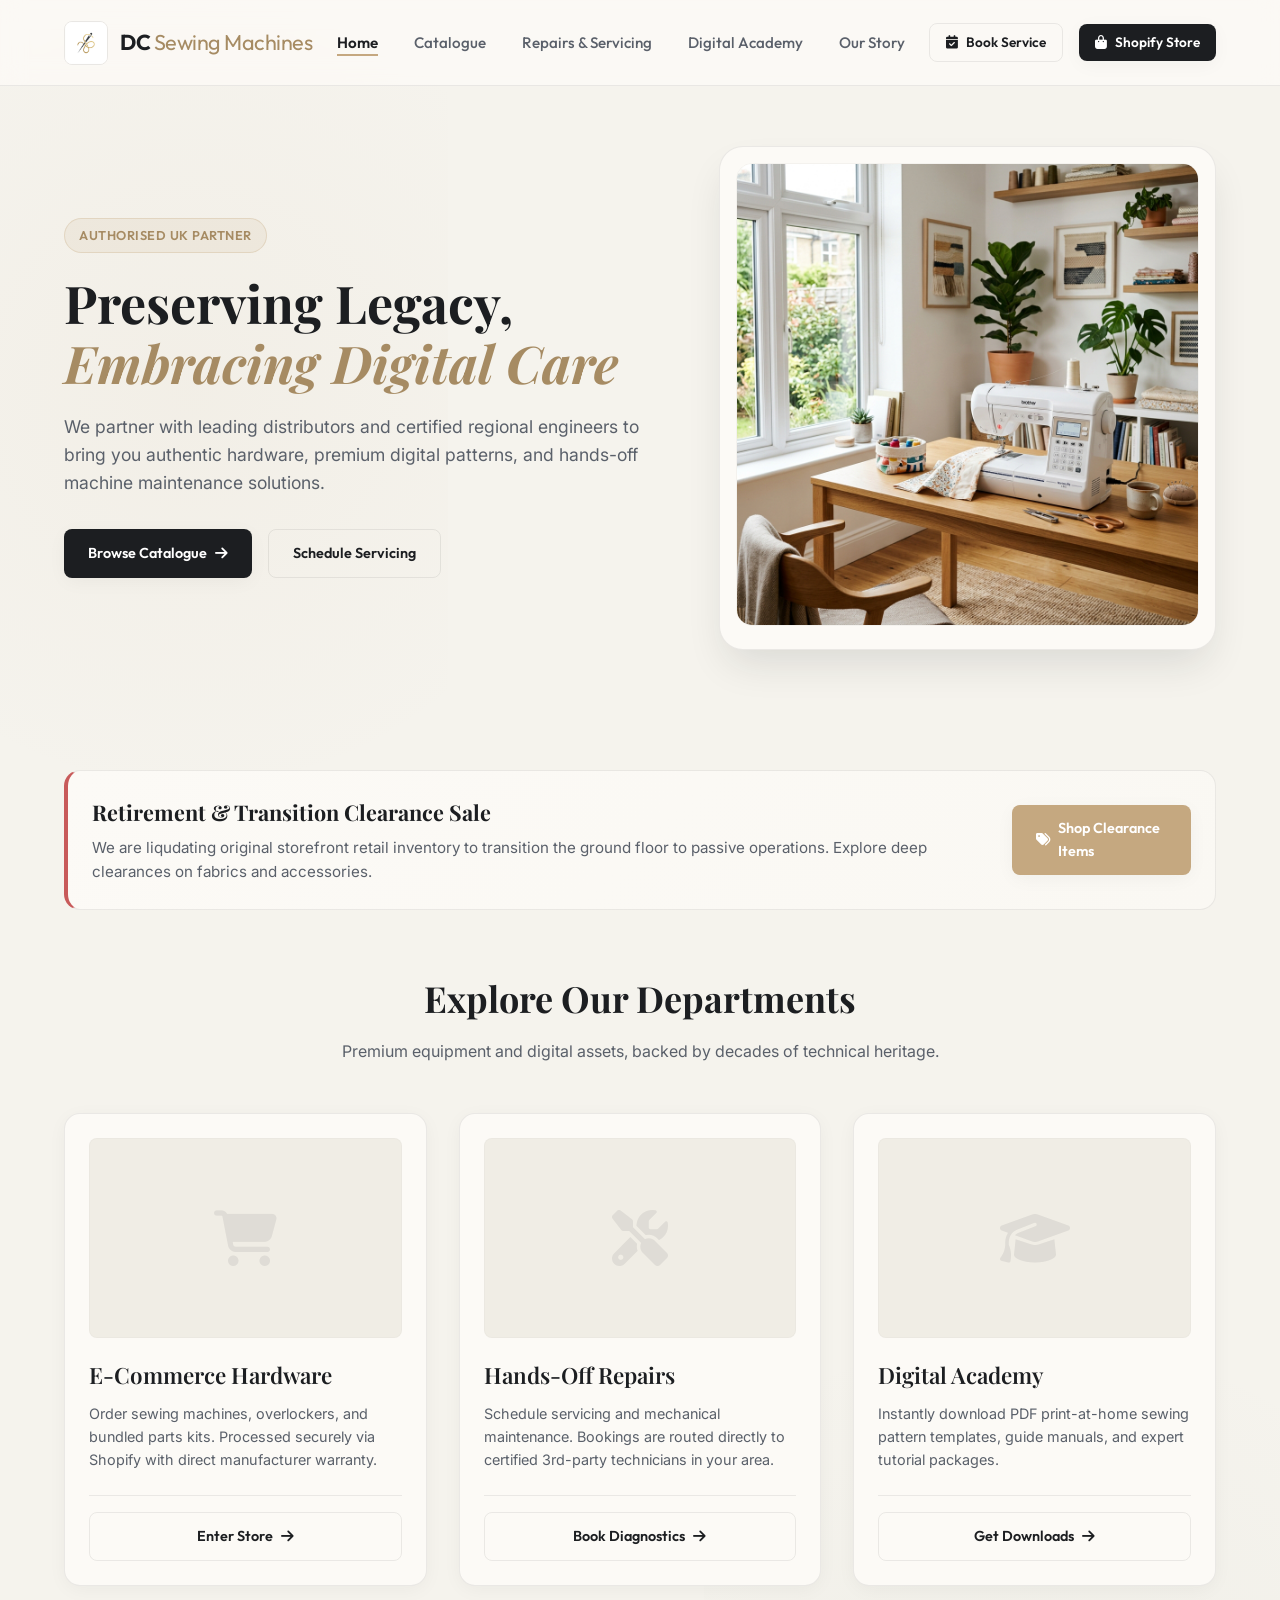
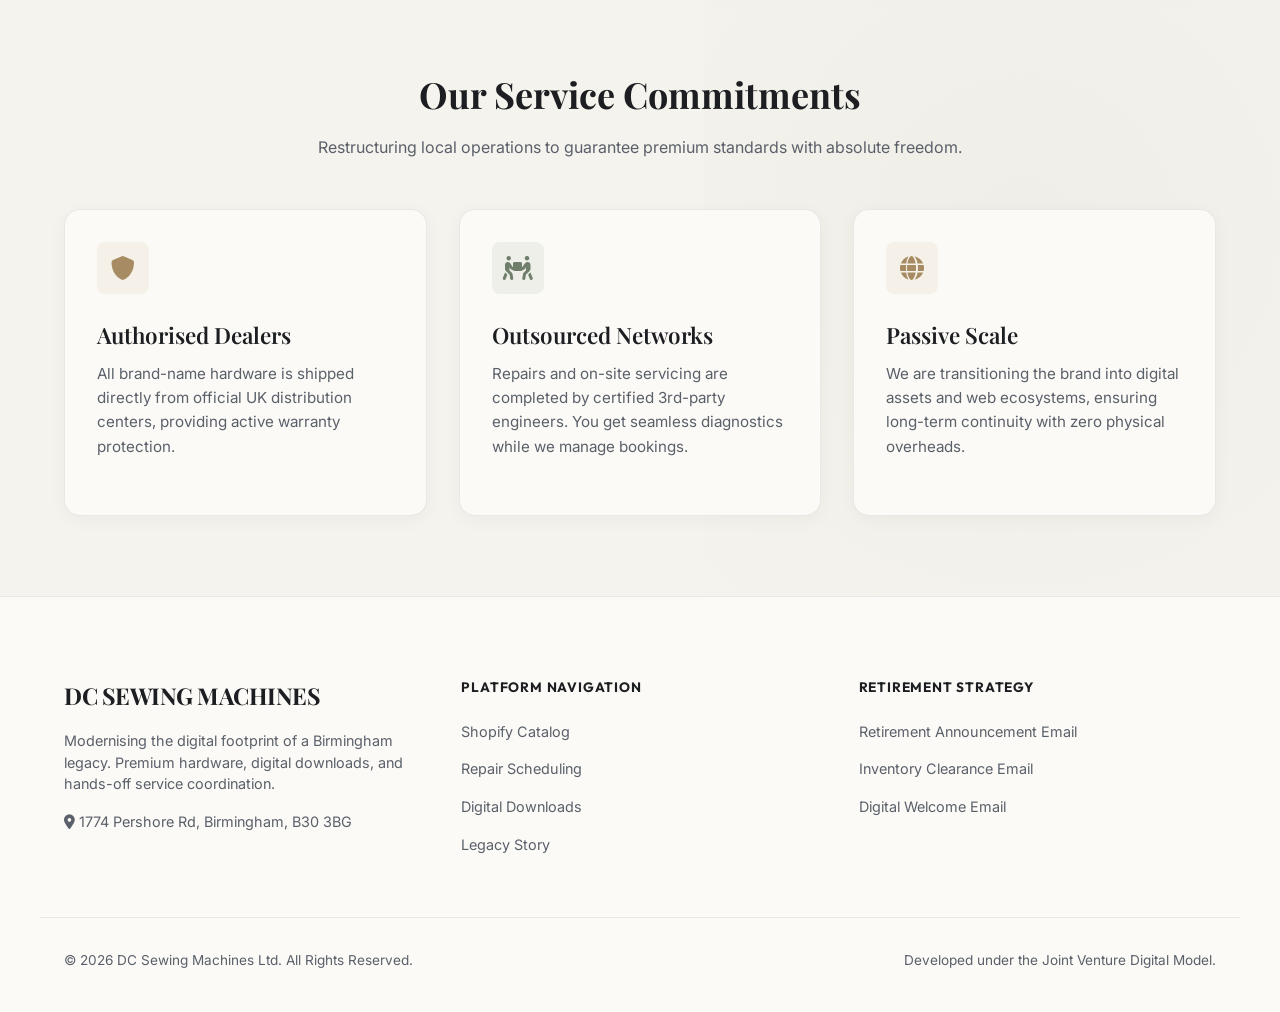
<file: index.html>
<!DOCTYPE html>
<html lang="en-GB">
<head>
    <meta charset="UTF-8">
    <meta name="viewport" content="width=device-width, initial-scale=1.0">
    <title>DC Sewing Machines | Premium Sewing Equipment & Servicing Birmingham</title>
    <meta name="description" content="Authorised supplier of Brother, PFAFF & Silver Viscount. 100% hands-off repair booking and high-end digital e-commerce channels.">
    <link rel="stylesheet" href="styles.css">
    <!-- FontAwesome Icons -->
    <link rel="stylesheet" href="https://cdnjs.cloudflare.com/ajax/libs/font-awesome/6.4.0/css/all.min.css">
</head>
<body>

    <!-- Header & Navigation -->
    <header>
        <div class="container nav-container">
            <a href="index.html" class="logo-link">
                <img src="logo.png" alt="DC Sewing Machines Logo" class="logo-icon">
                <span class="logo-text">DC <span>Sewing Machines</span></span>
            </a>
            <nav>
                <ul>
                    <li><a href="index.html" class="active">Home</a></li>
                    <li><a href="shop.html">Catalogue</a></li>
                    <li><a href="repairs.html">Repairs & Servicing</a></li>
                    <li><a href="academy.html">Digital Academy</a></li>
                    <li><a href="about.html">Our Story</a></li>
                </ul>
            </nav>
            <div class="header-actions">
                <a href="repairs.html" class="btn btn-secondary btn-sm"><i class="fa-solid fa-calendar-check"></i> Book Service</a>
                <a href="shop.html" class="btn btn-primary btn-sm"><i class="fa-solid fa-shopping-bag"></i> Shopify Store</a>
            </div>
        </div>
    </header>

    <!-- Main Content -->
    <main class="container">

        <!-- Split Hero Section -->
        <section class="hero-split">
            <div class="hero-content">
                <span class="hero-badge">Authorised UK Partner</span>
                <h1>Preserving Legacy,<br><span>Embracing Digital Care</span></h1>
                <p>We partner with leading distributors and certified regional engineers to bring you authentic hardware, premium digital patterns, and hands-off machine maintenance solutions.</p>
                <div class="hero-buttons">
                    <a href="shop.html" class="btn btn-primary">Browse Catalogue <i class="fa-solid fa-arrow-right"></i></a>
                    <a href="repairs.html" class="btn btn-secondary">Schedule Servicing</a>
                </div>
            </div>
            <div class="hero-image-container">
                <div class="hero-frame">
                    <img src="sewing_machine_hero.png" alt="Modern sewing machine in a warm, lit home studio" class="hero-img">
                </div>
            </div>
        </section>

        <!-- Clearance Sale Announcement -->
        <section class="announcement-banner">
            <div class="announcement-text">
                <h3>Retirement & Transition Clearance Sale</h3>
                <p>We are liqudating original storefront retail inventory to transition the ground floor to passive operations. Explore deep clearances on fabrics and accessories.</p>
            </div>
            <a href="shop.html" class="btn btn-accent"><i class="fa-solid fa-tags"></i> Shop Clearance Items</a>
        </section>

        <!-- Featured Collections Grid -->
        <section class="collections-section">
            <div class="section-header">
                <h2 class="section-title">Explore Our Departments</h2>
                <p class="section-subtitle">Premium equipment and digital assets, backed by decades of technical heritage.</p>
            </div>
            
            <div class="grid-products" style="margin-bottom: 80px;">
                <!-- Card 1: Shop -->
                <div class="card">
                    <div class="card-img-placeholder">
                        <i class="fa-solid fa-shopping-cart" style="font-size: 3.5rem;"></i>
                    </div>
                    <h3>E-Commerce Hardware</h3>
                    <p>Order sewing machines, overlockers, and bundled parts kits. Processed securely via Shopify with direct manufacturer warranty.</p>
                    <div class="card-footer">
                        <a href="shop.html" class="btn btn-secondary btn-block">Enter Store <i class="fa-solid fa-arrow-right"></i></a>
                    </div>
                </div>

                <!-- Card 2: Repairs -->
                <div class="card">
                    <div class="card-img-placeholder">
                        <i class="fa-solid fa-screwdriver-wrench" style="font-size: 3.5rem;"></i>
                    </div>
                    <h3>Hands-Off Repairs</h3>
                    <p>Schedule servicing and mechanical maintenance. Bookings are routed directly to certified 3rd-party technicians in your area.</p>
                    <div class="card-footer">
                        <a href="repairs.html" class="btn btn-secondary btn-block">Book Diagnostics <i class="fa-solid fa-arrow-right"></i></a>
                    </div>
                </div>

                <!-- Card 3: Academy -->
                <div class="card">
                    <div class="card-img-placeholder">
                        <i class="fa-solid fa-graduation-cap" style="font-size: 3.5rem;"></i>
                    </div>
                    <h3>Digital Academy</h3>
                    <p>Instantly download PDF print-at-home sewing pattern templates, guide manuals, and expert tutorial packages.</p>
                    <div class="card-footer">
                        <a href="academy.html" class="btn btn-secondary btn-block">Get Downloads <i class="fa-solid fa-arrow-right"></i></a>
                    </div>
                </div>
            </div>
        </section>

        <!-- Our Commitments -->
        <section id="commitments" style="margin-bottom: 80px;">
            <div class="section-header">
                <h2 class="section-title">Our Service Commitments</h2>
                <p class="section-subtitle">Restructuring local operations to guarantee premium standards with absolute freedom.</p>
            </div>
            
            <div class="grid-features">
                <!-- Feature 1 -->
                <div class="card feature-card">
                    <div class="feature-icon"><i class="fa-solid fa-shield"></i></div>
                    <h3>Authorised Dealers</h3>
                    <p>All brand-name hardware is shipped directly from official UK distribution centers, providing active warranty protection.</p>
                </div>

                <!-- Feature 2 -->
                <div class="card feature-card teal-accent">
                    <div class="feature-icon"><i class="fa-solid fa-people-carry-box"></i></div>
                    <h3>Outsourced Networks</h3>
                    <p>Repairs and on-site servicing are completed by certified 3rd-party engineers. You get seamless diagnostics while we manage bookings.</p>
                </div>

                <!-- Feature 3 -->
                <div class="card feature-card">
                    <div class="feature-icon"><i class="fa-solid fa-globe"></i></div>
                    <h3>Passive Scale</h3>
                    <p>We are transitioning the brand into digital assets and web ecosystems, ensuring long-term continuity with zero physical overheads.</p>
                </div>
            </div>
        </section>
    </main>

    <!-- Footer -->
    <footer>
        <div class="container footer-grid">
            <div class="footer-brand">
                <h3>DC SEWING MACHINES</h3>
                <p>Modernising the digital footprint of a Birmingham legacy. Premium hardware, digital downloads, and hands-off service coordination.</p>
                <p><i class="fa-solid fa-location-dot"></i> 1774 Pershore Rd, Birmingham, B30 3BG</p>
            </div>
            <div class="footer-col">
                <h4>Platform Navigation</h4>
                <ul>
                    <li><a href="shop.html">Shopify Catalog</a></li>
                    <li><a href="repairs.html">Repair Scheduling</a></li>
                    <li><a href="academy.html">Digital Downloads</a></li>
                    <li><a href="about.html">Legacy Story</a></li>
                </ul>
            </div>
            <div class="footer-col">
                <h4>Retirement Strategy</h4>
                <ul>
                    <li><a href="emails/email1_announcement.html" target="_blank">Retirement Announcement Email</a></li>
                    <li><a href="emails/email2_clearing_sale.html" target="_blank">Inventory Clearance Email</a></li>
                    <li><a href="emails/email3_digital_welcome.html" target="_blank">Digital Welcome Email</a></li>
                </ul>
            </div>
        </div>
        <div class="container footer-bottom">
            <p>&copy; 2026 DC Sewing Machines Ltd. All Rights Reserved.</p>
            <p>Developed under the Joint Venture Digital Model.</p>
        </div>
    </footer>

    <script src="app.js"></script>
</body>
</html>
</file>
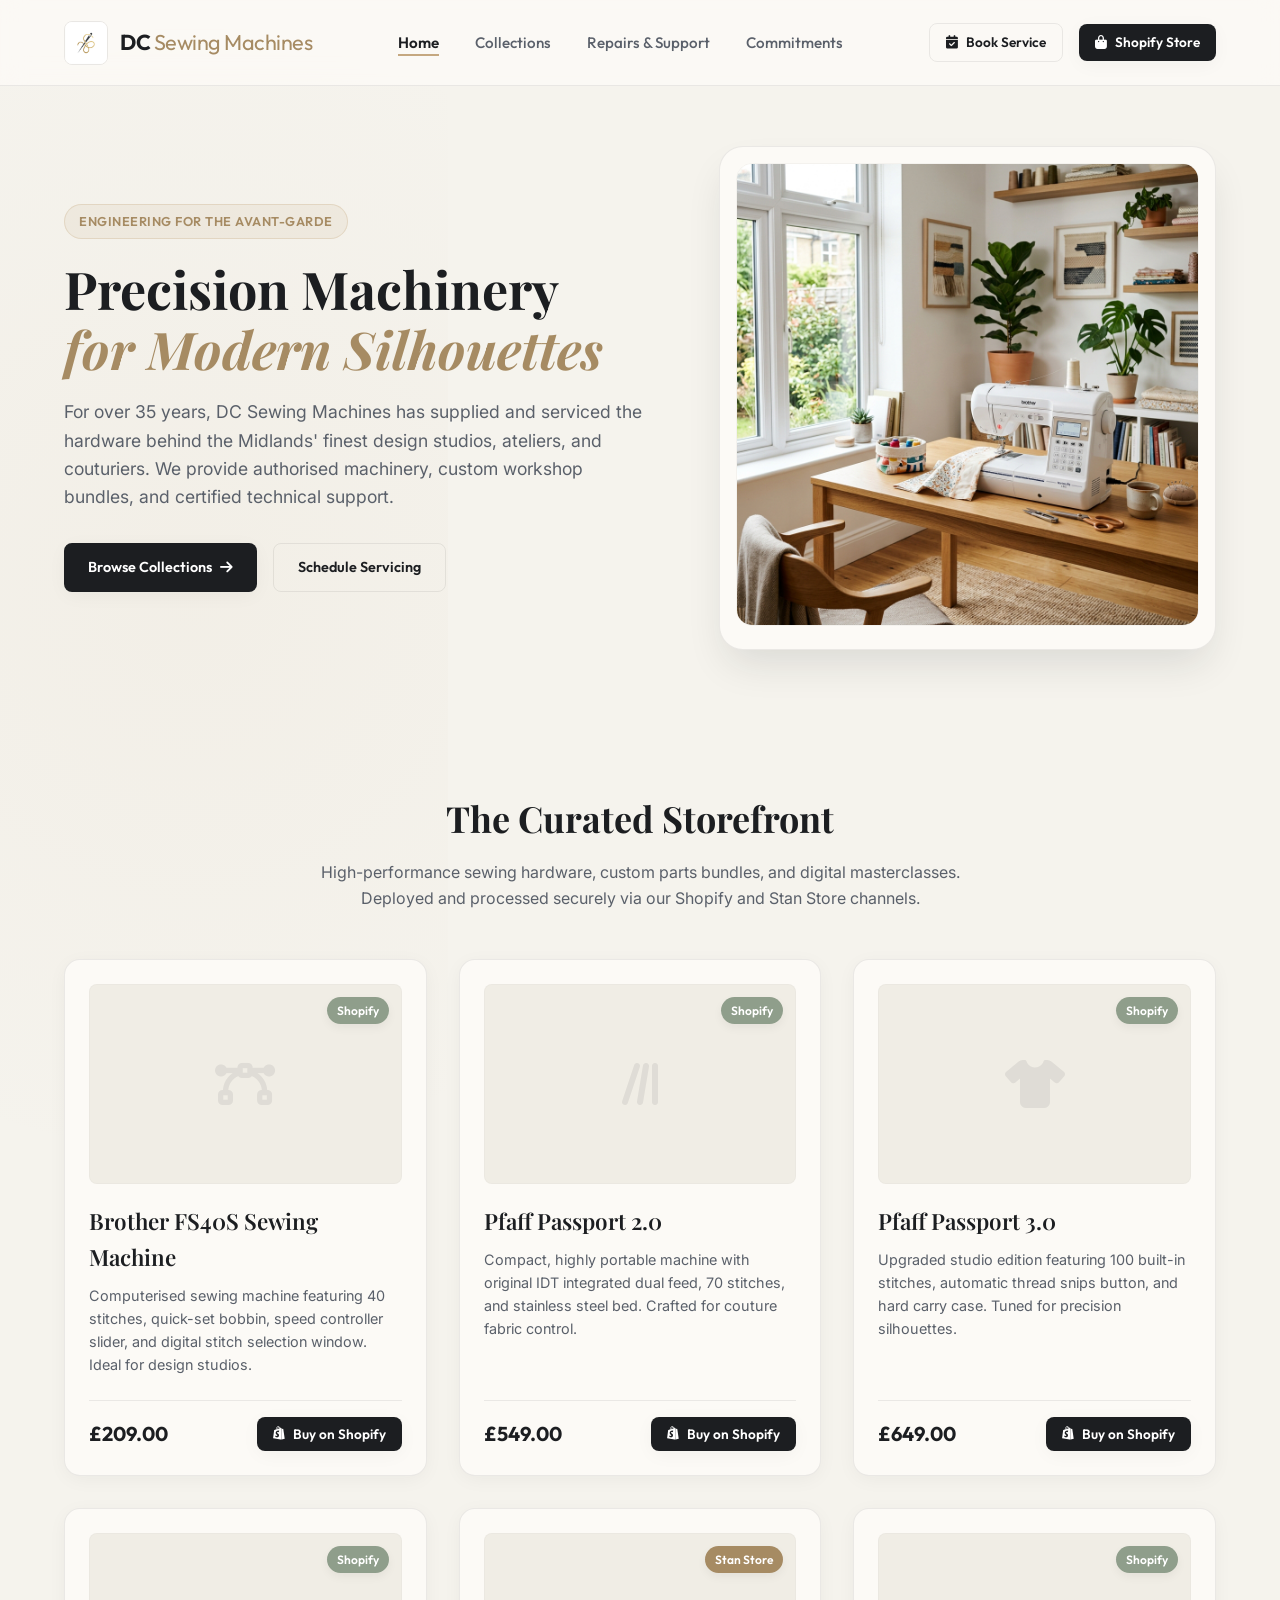
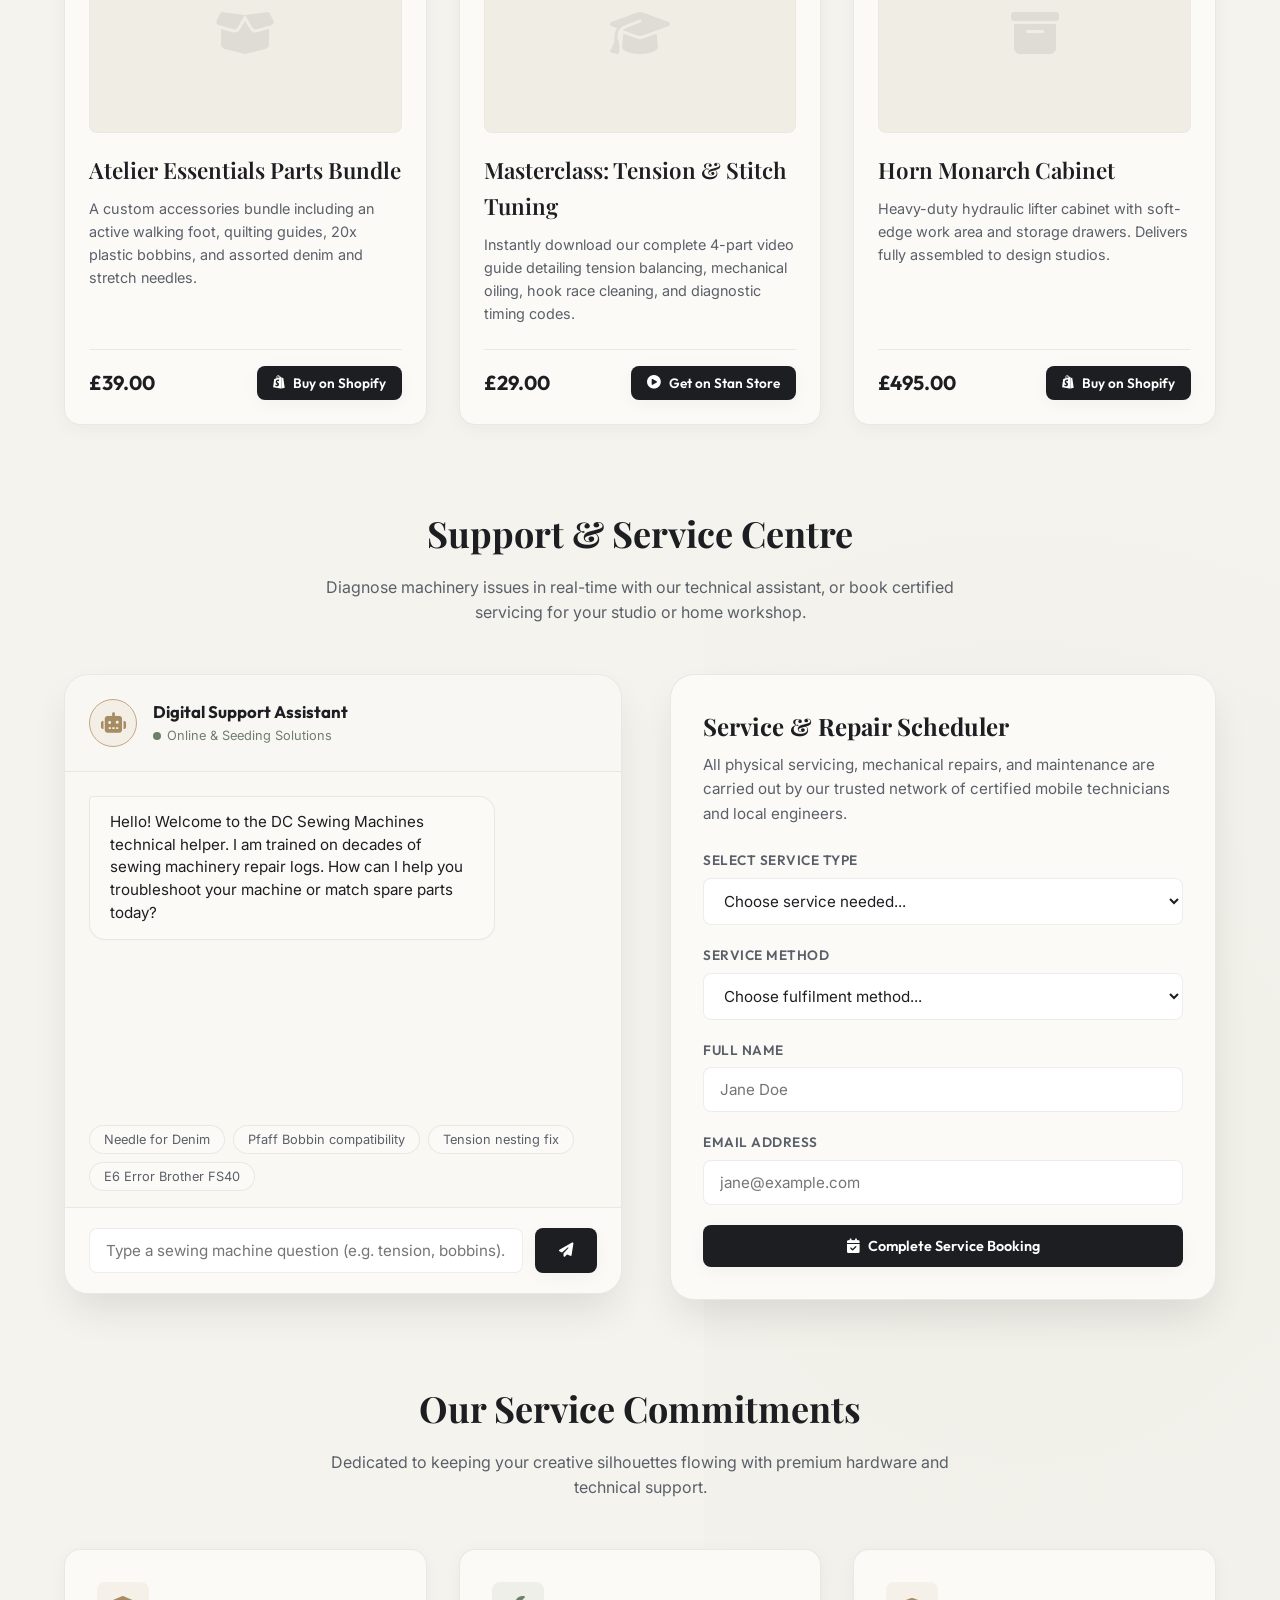
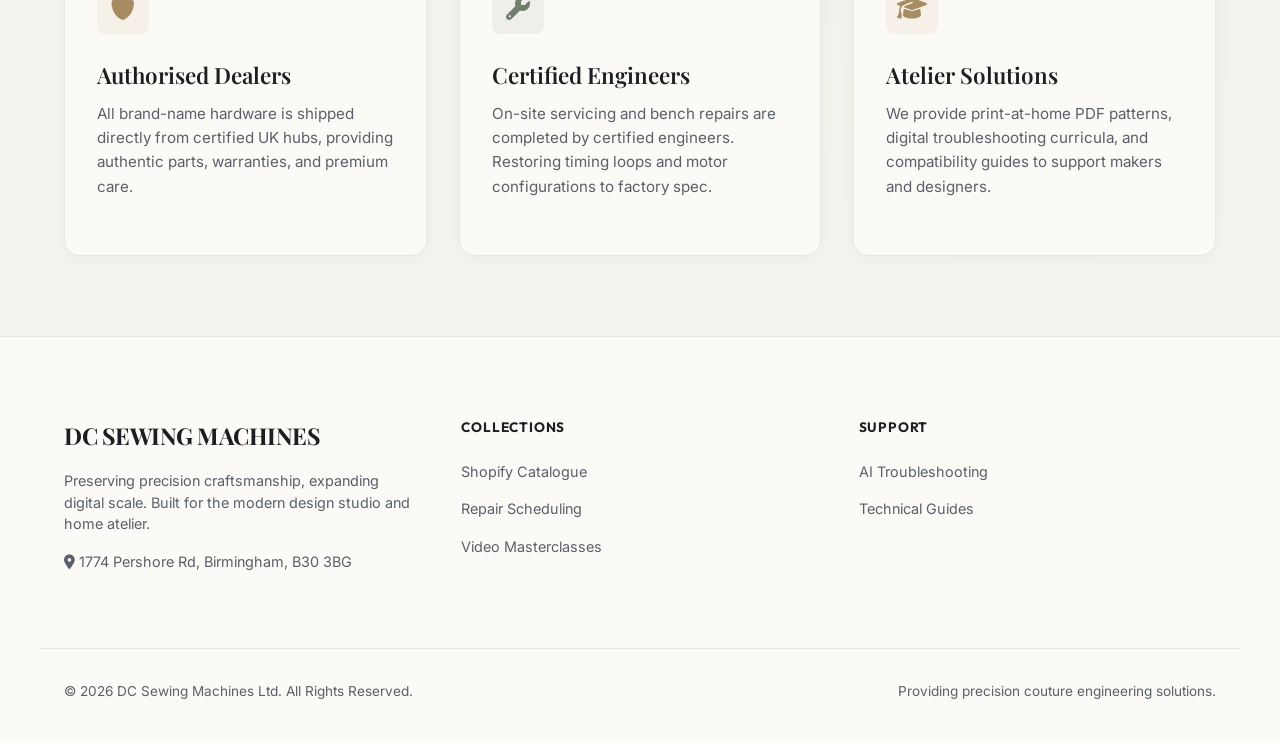
<file: site.html>
<!DOCTYPE html>
<html lang="en-GB">
<head>
    <meta charset="UTF-8">
    <meta name="viewport" content="width=device-width, initial-scale=1.0">
    <title>DC Sewing Machines | Premium Ateliers & Fashion Engineering Birmingham</title>
    <meta name="description" content="Authorised suppliers of Brother, PFAFF & Silver Viscount. High-performance sewing machinery, custom parts bundles, and certified repair servicing.">
    <link rel="stylesheet" href="styles.css">
    <!-- FontAwesome Icons -->
    <link rel="stylesheet" href="https://cdnjs.cloudflare.com/ajax/libs/font-awesome/6.4.0/css/all.min.css">
</head>
<body>

    <!-- Header & Navigation -->
    <header>
        <div class="container nav-container">
            <a href="#" class="logo-link">
                <img src="logo.png" alt="DC Sewing Machines Logo" class="logo-icon">
                <span class="logo-text">DC <span>Sewing Machines</span></span>
            </a>
            <nav>
                <ul>
                    <li><a href="#hero" class="active">Home</a></li>
                    <li><a href="#store">Collections</a></li>
                    <li><a href="#repairs">Repairs &amp; Support</a></li>
                    <li><a href="#commitments">Commitments</a></li>
                </ul>
            </nav>
            <div class="header-actions">
                <a href="#repairs" class="btn btn-secondary btn-sm"><i class="fa-solid fa-calendar-check"></i> Book Service</a>
                <a href="#store" class="btn btn-primary btn-sm"><i class="fa-solid fa-shopping-bag"></i> Shopify Store</a>
            </div>
        </div>
    </header>

    <!-- Main Content -->
    <main class="container">

        <!-- Split Hero Section -->
        <section id="hero" class="hero-split">
            <div class="hero-content">
                <span class="hero-badge">Engineering for the Avant-Garde</span>
                <h1>Precision Machinery<br><span>for Modern Silhouettes</span></h1>
                <p>For over 35 years, DC Sewing Machines has supplied and serviced the hardware behind the Midlands' finest design studios, ateliers, and couturiers. We provide authorised machinery, custom workshop bundles, and certified technical support.</p>
                <div class="hero-buttons">
                    <a href="#store" class="btn btn-primary">Browse Collections <i class="fa-solid fa-arrow-right"></i></a>
                    <a href="#repairs" class="btn btn-secondary">Schedule Servicing</a>
                </div>
            </div>
            <div class="hero-image-container">
                <div class="hero-frame">
                    <img src="sewing_machine_hero.png" alt="Computerised sewing machine in a sunlit fashion studio" class="hero-img">
                </div>
            </div>
        </section>

        <!-- Product Collections Section -->
        <section id="store">
            <div class="section-header">
                <h2 class="section-title">The Curated Storefront</h2>
                <p class="section-subtitle">High-performance sewing hardware, custom parts bundles, and digital masterclasses. Deployed and processed securely via our Shopify and Stan Store channels.</p>
            </div>
            
            <div class="grid-products" style="margin-bottom: 80px;">
                <!-- Product 1: Brother FS40S -->
                <div class="card" data-category="machines" data-price="209">
                    <div class="card-img-placeholder">
                        <i class="fa-solid fa-bezier-curve"></i>
                        <span class="card-badge">Shopify</span>
                    </div>
                    <h3>Brother FS40S Sewing Machine</h3>
                    <p>Computerised sewing machine featuring 40 stitches, quick-set bobbin, speed controller slider, and digital stitch selection window. Ideal for design studios.</p>
                    <div class="card-footer">
                        <span class="price">£209.00</span>
                        <button class="btn btn-primary btn-sm btn-add-cart"><i class="fa-brands fa-shopify"></i> Buy on Shopify</button>
                    </div>
                </div>

                <!-- Product 2: Pfaff Passport 2.0 -->
                <div class="card" data-category="machines" data-price="549">
                    <div class="card-img-placeholder">
                        <i class="fa-solid fa-lines-leaning"></i>
                        <span class="card-badge">Shopify</span>
                    </div>
                    <h3>Pfaff Passport 2.0</h3>
                    <p>Compact, highly portable machine with original IDT integrated dual feed, 70 stitches, and stainless steel bed. Crafted for couture fabric control.</p>
                    <div class="card-footer">
                        <span class="price">£549.00</span>
                        <button class="btn btn-primary btn-sm btn-add-cart"><i class="fa-brands fa-shopify"></i> Buy on Shopify</button>
                    </div>
                </div>

                <!-- Product 3: Pfaff Passport 3.0 -->
                <div class="card" data-category="machines" data-price="649">
                    <div class="card-img-placeholder">
                        <i class="fa-solid fa-shirt"></i>
                        <span class="card-badge">Shopify</span>
                    </div>
                    <h3>Pfaff Passport 3.0</h3>
                    <p>Upgraded studio edition featuring 100 built-in stitches, automatic thread snips button, and hard carry case. Tuned for precision silhouettes.</p>
                    <div class="card-footer">
                        <span class="price">£649.00</span>
                        <button class="btn btn-primary btn-sm btn-add-cart"><i class="fa-brands fa-shopify"></i> Buy on Shopify</button>
                    </div>
                </div>

                <!-- Product 4: Parts Bundle -->
                <div class="card" data-category="bundles" data-price="39">
                    <div class="card-img-placeholder">
                        <i class="fa-solid fa-box-open"></i>
                        <span class="card-badge">Shopify</span>
                    </div>
                    <h3>Atelier Essentials Parts Bundle</h3>
                    <p>A custom accessories bundle including an active walking foot, quilting guides, 20x plastic bobbins, and assorted denim and stretch needles.</p>
                    <div class="card-footer">
                        <span class="price">£39.00</span>
                        <button class="btn btn-primary btn-sm btn-add-cart"><i class="fa-brands fa-shopify"></i> Buy on Shopify</button>
                    </div>
                </div>

                <!-- Product 5: Digital Course -->
                <div class="card" data-category="digital" data-price="29">
                    <div class="card-img-placeholder">
                        <i class="fa-solid fa-graduation-cap"></i>
                        <span class="card-badge digital">Stan Store</span>
                    </div>
                    <h3>Masterclass: Tension &amp; Stitch Tuning</h3>
                    <p>Instantly download our complete 4-part video guide detailing tension balancing, mechanical oiling, hook race cleaning, and diagnostic timing codes.</p>
                    <div class="card-footer">
                        <span class="price">£29.00</span>
                        <button class="btn btn-primary btn-sm btn-add-cart"><i class="fa-solid fa-circle-play"></i> Get on Stan Store</button>
                    </div>
                </div>

                <!-- Product 6: Horn Cabinet -->
                <div class="card" data-category="cabinets" data-price="495">
                    <div class="card-img-placeholder">
                        <i class="fa-solid fa-box-archive"></i>
                        <span class="card-badge">Shopify</span>
                    </div>
                    <h3>Horn Monarch Cabinet</h3>
                    <p>Heavy-duty hydraulic lifter cabinet with soft-edge work area and storage drawers. Delivers fully assembled to design studios.</p>
                    <div class="card-footer">
                        <span class="price">£495.00</span>
                        <button class="btn btn-primary btn-sm btn-add-cart"><i class="fa-brands fa-shopify"></i> Buy on Shopify</button>
                    </div>
                </div>
            </div>
        </section>

        <!-- Two Column Interactive Platform (Chatbot & Repair Booking) -->
        <section id="repairs">
            <div class="section-header">
                <h2 class="section-title">Support &amp; Service Centre</h2>
                <p class="section-subtitle">Diagnose machinery issues in real-time with our technical assistant, or book certified servicing for your studio or home workshop.</p>
            </div>
            
            <div class="interactive-section">
                <!-- Column 1: Chatbot -->
                <div class="chatbot-container">
                    <div class="chatbot-header">
                        <div class="chatbot-avatar">
                            <i class="fa-solid fa-robot"></i>
                        </div>
                        <div class="chatbot-info">
                            <h4>Digital Support Assistant</h4>
                            <p>Online &amp; Seeding Solutions</p>
                        </div>
                    </div>
                    
                    <div id="chat-messages" class="chatbot-messages">
                        <div class="msg msg-bot">
                            Hello! Welcome to the DC Sewing Machines technical helper. I am trained on decades of sewing machinery repair logs. How can I help you troubleshoot your machine or match spare parts today?
                        </div>
                    </div>

                    <!-- Suggestion Chips -->
                    <div class="chat-suggestions">
                        <button class="btn-suggestion">Needle for Denim</button>
                        <button class="btn-suggestion">Pfaff Bobbin compatibility</button>
                        <button class="btn-suggestion">Tension nesting fix</button>
                        <button class="btn-suggestion">E6 Error Brother FS40</button>
                    </div>

                    <div class="chatbot-input-area">
                        <input type="text" id="chat-input" class="chatbot-input" placeholder="Type a sewing machine question (e.g. tension, bobbins)...">
                        <button id="chat-send" class="btn btn-primary"><i class="fa-solid fa-paper-plane"></i></button>
                    </div>
                </div>

                <!-- Column 2: Booking Form -->
                <div class="booking-container">
                    <div class="booking-header">
                        <h3>Service &amp; Repair Scheduler</h3>
                        <p>All physical servicing, mechanical repairs, and maintenance are carried out by our trusted network of certified mobile technicians and local engineers.</p>
                    </div>

                    <form id="repair-booking-form" class="booking-form">
                        <div class="form-group">
                            <label for="repair-type">Select Service Type</label>
                            <select id="repair-type" class="form-control" required>
                                <option value="" disabled selected>Choose service needed...</option>
                                <option value="tension">Tension / Timing Tune-up (£45.00)</option>
                                <option value="standard">Standard Service / Polish (£75.00)</option>
                                <option value="motor">Electrical &amp; Motor Repair (From £120.00)</option>
                            </select>
                        </div>

                        <div class="form-group">
                            <label for="service-method">Service Method</label>
                            <select id="service-method" class="form-control" required>
                                <option value="" disabled selected>Choose fulfilment method...</option>
                                <option value="dropoff">Lobby Drop-off (Secure locker drop-off at Pershore Rd)</option>
                                <option value="mobile">In-Home Mobile Technician Visit (+£15.00 travel surcharge)</option>
                            </select>
                        </div>

                        <div class="form-group">
                            <label for="cust-name">Full Name</label>
                            <input type="text" id="cust-name" class="form-control" placeholder="Jane Doe" required>
                        </div>

                        <div class="form-group">
                            <label for="cust-email">Email Address</label>
                            <input type="email" id="cust-email" class="form-control" placeholder="jane@example.com" required>
                        </div>

                        <div id="booking-summary" class="booking-summary">
                            <!-- Populated by JavaScript -->
                        </div>

                        <button type="submit" class="btn btn-primary btn-block"><i class="fa-solid fa-calendar-check"></i> Complete Service Booking</button>
                    </form>
                </div>
            </div>
        </section>

        <!-- Our Commitments -->
        <section id="commitments" style="margin-bottom: 80px;">
            <div class="section-header">
                <h2 class="section-title">Our Service Commitments</h2>
                <p class="section-subtitle">Dedicated to keeping your creative silhouettes flowing with premium hardware and technical support.</p>
            </div>
            
            <div class="grid-features">
                <!-- Feature 1 -->
                <div class="card feature-card">
                    <div class="feature-icon"><i class="fa-solid fa-shield"></i></div>
                    <h3>Authorised Dealers</h3>
                    <p>All brand-name hardware is shipped directly from certified UK hubs, providing authentic parts, warranties, and premium care.</p>
                </div>

                <!-- Feature 2 -->
                <div class="card feature-card teal-accent">
                    <div class="feature-icon"><i class="fa-solid fa-wrench"></i></div>
                    <h3>Certified Engineers</h3>
                    <p>On-site servicing and bench repairs are completed by certified engineers. Restoring timing loops and motor configurations to factory spec.</p>
                </div>

                <!-- Feature 3 -->
                <div class="card feature-card">
                    <div class="feature-icon"><i class="fa-solid fa-graduation-cap"></i></div>
                    <h3>Atelier Solutions</h3>
                    <p>We provide print-at-home PDF patterns, digital troubleshooting curricula, and compatibility guides to support makers and designers.</p>
                </div>
            </div>
        </section>
    </main>

    <!-- Footer -->
    <footer>
        <div class="container footer-grid">
            <div class="footer-brand">
                <h3>DC SEWING MACHINES</h3>
                <p>Preserving precision craftsmanship, expanding digital scale. Built for the modern design studio and home atelier.</p>
                <p><i class="fa-solid fa-location-dot"></i> 1774 Pershore Rd, Birmingham, B30 3BG</p>
            </div>
            <div class="footer-col">
                <h4>Collections</h4>
                <ul>
                    <li><a href="#store">Shopify Catalogue</a></li>
                    <li><a href="#repairs">Repair Scheduling</a></li>
                    <li><a href="#academy">Video Masterclasses</a></li>
                </ul>
            </div>
            <div class="footer-col">
                <h4>Support</h4>
                <ul>
                    <li><a href="#repairs">AI Troubleshooting</a></li>
                    <li><a href="#repairs">Technical Guides</a></li>
                </ul>
            </div>
        </div>
        <div class="container footer-bottom">
            <p>&copy; 2026 DC Sewing Machines Ltd. All Rights Reserved.</p>
            <p>Providing precision couture engineering solutions.</p>
        </div>
    </footer>

    <script src="app.js"></script>
</body>
</html>
</file>
<file: styles.css>
/* DC Sewing Machines - Premium CSS Design System (Warm Luxury Linen Theme) */

/* --- Fonts & Typography --- */
@import url('https://fonts.googleapis.com/css2?family=Inter:wght@300;400;500;600;700&family=Playfair+Display:ital,wght@0,400;0,600;0,700;1,400&family=Outfit:wght@400;500;600;700;800&display=swap');

:root {
    /* Color Palette */
    --bg-primary: #F5F3ED; /* Warm Linen */
    --bg-secondary: #FCFAF6; /* Soft Cream */
    --text-main: #1C1E21; /* Deep Charcoal Gray */
    --text-muted: #5A606A; /* Soft Slate */
    
    --primary: #C5A880; /* Premium Champagne Gold */
    --primary-dark: #A68B63;
    --primary-glow: rgba(197, 168, 128, 0.12);
    
    --secondary: #8F9E8B; /* Soft Sage Accent */
    --secondary-dark: #707F6C;
    --secondary-glow: rgba(143, 158, 139, 0.12);
    
    --border-color: rgba(28, 30, 33, 0.08);
    --border-hover: rgba(28, 30, 33, 0.16);
    --accent-red: #C85A5A;
    
    /* Layout & Styling Tokens */
    --font-heading: 'Playfair Display', Georgia, serif;
    --font-body: 'Inter', -apple-system, BlinkMacSystemFont, sans-serif;
    --font-alt: 'Outfit', sans-serif;
    
    --radius-sm: 8px;
    --radius-md: 16px;
    --radius-lg: 24px;
    --transition-smooth: all 0.3s cubic-bezier(0.4, 0, 0.2, 1);
    --shadow-soft: 0 4px 20px -2px rgba(28, 30, 33, 0.05);
    --shadow-medium: 0 12px 30px -4px rgba(28, 30, 33, 0.08);
    --shadow-large: 0 20px 40px -8px rgba(28, 30, 33, 0.12);
}

/* --- Reset & Base Styles --- */
* {
    box-sizing: border-box;
    margin: 0;
    padding: 0;
}

body {
    background-color: var(--bg-primary);
    color: var(--text-main);
    font-family: var(--font-body);
    line-height: 1.6;
    overflow-x: hidden;
    position: relative;
}

/* Decorative Background Accents */
body::before {
    content: '';
    position: absolute;
    top: -5%;
    left: -5%;
    width: 40%;
    height: 40%;
    background: radial-gradient(circle, rgba(197, 168, 128, 0.06) 0%, transparent 70%);
    z-index: -1;
    pointer-events: none;
}

body::after {
    content: '';
    position: absolute;
    bottom: 5%;
    right: -5%;
    width: 50%;
    height: 50%;
    background: radial-gradient(circle, rgba(143, 158, 139, 0.06) 0%, transparent 70%);
    z-index: -1;
    pointer-events: none;
}

/* --- Container & Layout --- */
.container {
    max-width: 1200px;
    margin: 0 auto;
    padding: 0 24px;
}

/* --- Header & Navigation --- */
header {
    background: rgba(252, 250, 246, 0.85); /* Glassmorphic cream */
    backdrop-filter: blur(12px);
    -webkit-backdrop-filter: blur(12px);
    border-bottom: 1px solid var(--border-color);
    position: sticky;
    top: 0;
    z-index: 100;
    transition: var(--transition-smooth);
}

.nav-container {
    display: flex;
    justify-content: space-between;
    align-items: center;
    height: 85px;
}

/* Logo link structure styling */
.logo-link {
    display: flex;
    align-items: center;
    gap: 12px;
    text-decoration: none;
    transition: var(--transition-smooth);
}

.logo-link:hover {
    transform: translateY(-1px);
}

.logo-icon {
    height: 44px;
    width: auto;
    object-fit: contain;
    border-radius: var(--radius-sm);
    border: 1px solid var(--border-color);
}

.logo-text {
    font-family: var(--font-alt);
    font-size: 1.35rem;
    font-weight: 700;
    color: var(--text-main);
    letter-spacing: -0.5px;
}

.logo-text span {
    color: var(--primary-dark);
    font-weight: 400;
}

nav ul {
    display: flex;
    list-style: none;
    gap: 36px;
}

nav a {
    color: var(--text-muted);
    text-decoration: none;
    font-weight: 500;
    font-size: 0.95rem;
    font-family: var(--font-alt);
    transition: var(--transition-smooth);
    position: relative;
    padding: 4px 0;
}

nav a::after {
    content: '';
    position: absolute;
    bottom: 0;
    left: 0;
    width: 0;
    height: 2px;
    background-color: var(--primary);
    transition: var(--transition-smooth);
}

nav a:hover {
    color: var(--text-main);
}

nav a:hover::after, nav a.active::after {
    width: 100%;
}

nav a.active {
    color: var(--text-main);
    font-weight: 600;
}

.header-actions {
    display: flex;
    align-items: center;
    gap: 16px;
}

/* --- Buttons --- */
.btn {
    display: inline-flex;
    align-items: center;
    justify-content: center;
    padding: 12px 24px;
    font-family: var(--font-alt);
    font-weight: 600;
    font-size: 0.9rem;
    border-radius: var(--radius-sm);
    transition: var(--transition-smooth);
    cursor: pointer;
    text-decoration: none;
    gap: 8px;
    border: none;
}

.btn-sm {
    padding: 8px 16px;
    font-size: 0.85rem;
}

.btn-primary {
    background-color: var(--text-main);
    color: #fff;
    box-shadow: var(--shadow-soft);
}

.btn-primary:hover {
    background-color: var(--primary-dark);
    transform: translateY(-1px);
    box-shadow: var(--shadow-medium);
}

.btn-secondary {
    background-color: transparent;
    color: var(--text-main);
    border: 1px solid var(--border-color);
}

.btn-secondary:hover {
    border-color: var(--text-main);
    background-color: rgba(0, 0, 0, 0.02);
}

.btn-accent {
    background-color: var(--primary);
    color: #fff;
    box-shadow: var(--shadow-soft);
}

.btn-accent:hover {
    background-color: var(--primary-dark);
    transform: translateY(-1px);
    box-shadow: var(--shadow-medium);
}

/* --- Hero Section (Premium Split Layout) --- */
.hero-split {
    display: grid;
    grid-template-columns: 1fr;
    gap: 48px;
    padding: 60px 0 80px 0;
    align-items: center;
}

@media (min-width: 992px) {
    .hero-split {
        grid-template-columns: 1.1fr 0.9fr;
    }
}

.hero-content {
    text-align: left;
}

.hero-badge {
    background: var(--primary-glow);
    border: 1px solid rgba(197, 168, 128, 0.3);
    color: var(--primary-dark);
    padding: 6px 14px;
    border-radius: 100px;
    font-size: 0.8rem;
    font-family: var(--font-alt);
    font-weight: 600;
    display: inline-flex;
    margin-bottom: 20px;
    letter-spacing: 0.5px;
    text-transform: uppercase;
}

.hero-content h1 {
    font-family: var(--font-heading);
    font-size: 3.25rem;
    font-weight: 700;
    line-height: 1.15;
    color: var(--text-main);
    margin-bottom: 20px;
}

.hero-content h1 span {
    color: var(--primary-dark);
    font-style: italic;
}

.hero-content p {
    color: var(--text-muted);
    font-size: 1.1rem;
    margin-bottom: 32px;
    max-width: 580px;
}

.hero-buttons {
    display: flex;
    gap: 16px;
}

.hero-image-container {
    position: relative;
    display: flex;
    justify-content: center;
    align-items: center;
}

.hero-frame {
    background: var(--bg-secondary);
    border: 1px solid var(--border-color);
    padding: 16px;
    border-radius: var(--radius-lg);
    box-shadow: var(--shadow-large);
    transition: var(--transition-smooth);
}

.hero-frame:hover {
    transform: translateY(-4px);
    box-shadow: 0 30px 60px -15px rgba(28, 30, 33, 0.15);
}

.hero-img {
    width: 100%;
    max-width: 500px;
    height: auto;
    object-fit: cover;
    border-radius: var(--radius-md);
    border: 1px solid rgba(0, 0, 0, 0.03);
}

/* --- Section Formatting --- */
.section-header {
    text-align: center;
    max-width: 650px;
    margin: 60px auto 48px auto;
}

.section-title {
    font-family: var(--font-heading);
    font-size: 2.25rem;
    font-weight: 700;
    margin-bottom: 12px;
    color: var(--text-main);
}

.section-subtitle {
    color: var(--text-muted);
    font-size: 1rem;
}

/* --- Product Grid & Category Filters --- */
.shop-layout {
    display: grid;
    grid-template-columns: 1fr;
    gap: 40px;
    margin-bottom: 80px;
}

@media (min-width: 992px) {
    .shop-layout {
        grid-template-columns: 240px 1fr;
    }
}

.filters-sidebar {
    background-color: var(--bg-secondary);
    border: 1px solid var(--border-color);
    padding: 24px;
    border-radius: var(--radius-md);
    box-shadow: var(--shadow-soft);
    align-self: start;
}

.filter-group {
    margin-bottom: 24px;
}

.filter-group h3 {
    font-family: var(--font-alt);
    font-size: 0.95rem;
    font-weight: 700;
    margin-bottom: 12px;
    text-transform: uppercase;
    letter-spacing: 0.5px;
}

.filter-options {
    display: flex;
    flex-direction: column;
    gap: 10px;
}

.btn-filter {
    background: none;
    border: none;
    color: var(--text-muted);
    font-family: var(--font-body);
    font-size: 0.9rem;
    text-align: left;
    cursor: pointer;
    transition: var(--transition-smooth);
    padding: 4px 0;
}

.btn-filter:hover, .btn-filter.active {
    color: var(--text-main);
    font-weight: 600;
    padding-left: 6px;
}

/* Product Cards */
.grid-products {
    display: grid;
    grid-template-columns: repeat(auto-fill, minmax(280px, 1fr));
    gap: 32px;
}

.card {
    background: var(--bg-secondary);
    border: 1px solid var(--border-color);
    border-radius: var(--radius-md);
    padding: 24px;
    transition: var(--transition-smooth);
    display: flex;
    flex-direction: column;
    box-shadow: var(--shadow-soft);
    height: 100%;
}

.card:hover {
    transform: translateY(-4px);
    border-color: var(--text-main);
    box-shadow: var(--shadow-medium);
}

.card-img-placeholder {
    height: 200px;
    background: #F0EDE5; /* Contrast background matching linen */
    border-radius: var(--radius-sm);
    display: flex;
    align-items: center;
    justify-content: center;
    margin-bottom: 20px;
    color: var(--text-muted);
    position: relative;
    overflow: hidden;
    border: 1px solid rgba(0, 0, 0, 0.02);
}

.card-img-placeholder i {
    font-size: 3rem;
    color: rgba(28, 30, 33, 0.08);
}

.card-img-placeholder img {
    width: 100%;
    height: 100%;
    object-fit: cover;
}

.card-badge {
    position: absolute;
    top: 12px;
    right: 12px;
    background: var(--secondary);
    color: white;
    font-family: var(--font-alt);
    font-size: 0.75rem;
    font-weight: 600;
    padding: 4px 10px;
    border-radius: 100px;
    box-shadow: 0 4px 10px rgba(0,0,0,0.05);
}

.card-badge.digital {
    background: var(--primary-dark);
}

.card h3 {
    font-family: var(--font-heading);
    font-size: 1.4rem;
    margin-bottom: 8px;
    font-weight: 600;
    color: var(--text-main);
}

.card p {
    color: var(--text-muted);
    font-size: 0.9rem;
    margin-bottom: 24px;
    flex-grow: 1;
}

.card-footer {
    display: flex;
    justify-content: space-between;
    align-items: center;
    margin-top: auto;
    border-top: 1px solid var(--border-color);
    padding-top: 16px;
}

.price {
    font-family: var(--font-alt);
    font-size: 1.25rem;
    font-weight: 700;
    color: var(--text-main);
}

/* --- Features Layout --- */
.grid-features {
    display: grid;
    grid-template-columns: repeat(auto-fit, minmax(300px, 1fr));
    gap: 32px;
    margin-bottom: 80px;
}

.feature-card {
    background-color: var(--bg-secondary);
    border: 1px solid var(--border-color);
    padding: 32px;
    border-radius: var(--radius-md);
    box-shadow: var(--shadow-soft);
    transition: var(--transition-smooth);
}

.feature-card:hover {
    box-shadow: var(--shadow-medium);
    border-color: var(--primary);
}

.feature-icon {
    width: 52px;
    height: 52px;
    border-radius: var(--radius-sm);
    background: var(--primary-glow);
    color: var(--primary-dark);
    display: flex;
    align-items: center;
    justify-content: center;
    font-size: 1.5rem;
    margin-bottom: 24px;
}

.feature-card.teal-accent .feature-icon {
    background: var(--secondary-glow);
    color: var(--secondary-dark);
}

.feature-card h3 {
    font-family: var(--font-heading);
    font-size: 1.4rem;
    margin-bottom: 8px;
}

.feature-card p {
    color: var(--text-muted);
    font-size: 0.95rem;
}

/* --- Two-Column Repairs Page --- */
.interactive-section {
    display: grid;
    grid-template-columns: 1fr;
    gap: 48px;
    margin-bottom: 80px;
}

@media (min-width: 992px) {
    .interactive-section {
        grid-template-columns: 1.2fr 1fr;
    }
}

/* Chatbot Styles */
.chatbot-container {
    background: var(--bg-secondary);
    border: 1px solid var(--border-color);
    border-radius: var(--radius-lg);
    display: flex;
    flex-direction: column;
    height: 620px;
    overflow: hidden;
    box-shadow: var(--shadow-large);
}

.chatbot-header {
    padding: 24px;
    background: rgba(0, 0, 0, 0.01);
    border-bottom: 1px solid var(--border-color);
    display: flex;
    align-items: center;
    gap: 16px;
}

.chatbot-avatar {
    width: 48px;
    height: 48px;
    border-radius: 50%;
    background: var(--primary-glow);
    border: 1px solid var(--primary);
    display: flex;
    align-items: center;
    justify-content: center;
    font-size: 1.25rem;
    color: var(--primary-dark);
}

.chatbot-info h4 {
    font-family: var(--font-alt);
    font-size: 1.05rem;
    font-weight: 700;
}

.chatbot-info p {
    font-size: 0.8rem;
    color: var(--secondary-dark);
    display: flex;
    align-items: center;
    gap: 6px;
}

.chatbot-info p::before {
    content: '';
    display: inline-block;
    width: 8px;
    height: 8px;
    border-radius: 50%;
    background-color: var(--secondary-dark);
}

.chatbot-messages {
    flex-grow: 1;
    padding: 24px;
    overflow-y: auto;
    display: flex;
    flex-direction: column;
    gap: 16px;
    background: #FAF8F3; /* Custom soft cream message well */
}

.msg {
    max-width: 80%;
    padding: 14px 20px;
    border-radius: var(--radius-md);
    font-size: 0.95rem;
    line-height: 1.5;
    box-shadow: 0 1px 3px rgba(0,0,0,0.02);
}

.msg-bot {
    background: var(--bg-secondary);
    color: var(--text-main);
    border-top-left-radius: 4px;
    align-self: flex-start;
    border: 1px solid var(--border-color);
}

.msg-user {
    background-color: var(--text-main);
    color: #fff;
    border-top-right-radius: 4px;
    align-self: flex-end;
}

.chatbot-input-area {
    padding: 20px 24px;
    background: var(--bg-secondary);
    border-top: 1px solid var(--border-color);
    display: flex;
    gap: 12px;
}

.chatbot-input {
    flex-grow: 1;
    background: #FFF;
    border: 1px solid var(--border-color);
    border-radius: var(--radius-sm);
    padding: 12px 16px;
    color: var(--text-main);
    font-family: inherit;
    font-size: 0.95rem;
    transition: var(--transition-smooth);
}

.chatbot-input:focus {
    outline: none;
    border-color: var(--text-main);
}

.chat-suggestions {
    display: flex;
    flex-wrap: wrap;
    gap: 8px;
    padding: 0 24px 16px 24px;
    background: #FAF8F3;
}

.btn-suggestion {
    background: var(--bg-secondary);
    border: 1px solid var(--border-color);
    border-radius: 100px;
    padding: 6px 14px;
    color: var(--text-muted);
    font-size: 0.8rem;
    font-family: var(--font-body);
    cursor: pointer;
    transition: var(--transition-smooth);
}

.btn-suggestion:hover {
    color: var(--text-main);
    border-color: var(--text-main);
}

/* Scheduler & Calculator Card */
.booking-container {
    background: var(--bg-secondary);
    border: 1px solid var(--border-color);
    border-radius: var(--radius-lg);
    padding: 32px;
    display: flex;
    flex-direction: column;
    box-shadow: var(--shadow-large);
}

.booking-header h3 {
    font-family: var(--font-heading);
    font-size: 1.5rem;
    margin-bottom: 8px;
}

.booking-header p {
    color: var(--text-muted);
    font-size: 0.95rem;
    margin-bottom: 24px;
}

.booking-form {
    display: flex;
    flex-direction: column;
    gap: 20px;
}

.form-group {
    display: flex;
    flex-direction: column;
    gap: 6px;
}

.form-group label {
    font-size: 0.85rem;
    font-weight: 600;
    color: var(--text-muted);
    font-family: var(--font-alt);
    text-transform: uppercase;
    letter-spacing: 0.5px;
}

.form-control {
    background: #FFF;
    border: 1px solid var(--border-color);
    border-radius: var(--radius-sm);
    padding: 12px 16px;
    color: var(--text-main);
    font-family: inherit;
    font-size: 0.95rem;
    transition: var(--transition-smooth);
}

.form-control:focus {
    outline: none;
    border-color: var(--primary-dark);
}

.booking-summary {
    background: var(--secondary-glow);
    border: 1px solid rgba(143, 158, 139, 0.25);
    border-radius: var(--radius-sm);
    padding: 16px;
    margin-top: 8px;
    font-size: 0.9rem;
    display: none;
}

.booking-summary p {
    display: flex;
    justify-content: space-between;
    margin-bottom: 8px;
    color: var(--text-muted);
}

.booking-summary p:last-child {
    margin-bottom: 0;
    font-weight: 700;
    border-top: 1px solid var(--border-color);
    padding-top: 8px;
    color: var(--text-main);
}

.btn-block {
    width: 100%;
}

/* --- About & Legacy Story Layout --- */
.story-split {
    display: grid;
    grid-template-columns: 1fr;
    gap: 48px;
    align-items: center;
    margin-bottom: 80px;
}

@media (min-width: 992px) {
    .story-split {
        grid-template-columns: 1fr 1fr;
    }
    .story-split.reverse {
        direction: rtl;
    }
    .story-split.reverse .story-text {
        direction: ltr;
    }
}

.story-text h3 {
    font-family: var(--font-heading);
    font-size: 1.85rem;
    margin-bottom: 16px;
}

.story-text p {
    color: var(--text-muted);
    font-size: 1.05rem;
    margin-bottom: 20px;
}

.story-image-frame {
    background: var(--bg-secondary);
    border: 1px solid var(--border-color);
    padding: 12px;
    border-radius: var(--radius-md);
    box-shadow: var(--shadow-medium);
}

.story-img {
    width: 100%;
    height: auto;
    object-fit: cover;
    border-radius: var(--radius-sm);
}

/* --- Announcement Clearance Banner --- */
.announcement-banner {
    background: linear-gradient(135deg, var(--bg-secondary) 0%, #FAF8F3 100%);
    border: 1px solid var(--border-color);
    border-left: 4px solid var(--accent-red);
    border-radius: var(--radius-md);
    padding: 24px;
    margin: 40px auto 60px auto;
    display: flex;
    flex-direction: column;
    gap: 20px;
    align-items: flex-start;
}

@media (min-width: 768px) {
    .announcement-banner {
        flex-direction: row;
        justify-content: space-between;
        align-items: center;
    }
}

.announcement-text h3 {
    font-family: var(--font-heading);
    font-size: 1.35rem;
    color: var(--text-main);
    margin-bottom: 6px;
}

.announcement-text p {
    color: var(--text-muted);
    font-size: 0.95rem;
}

/* --- Footer Section --- */
footer {
    border-top: 1px solid var(--border-color);
    padding: 80px 0 40px 0;
    background: var(--bg-secondary);
    margin-top: 80px;
}

.footer-grid {
    display: grid;
    grid-template-columns: repeat(auto-fit, minmax(200px, 1fr));
    gap: 40px;
    margin-bottom: 60px;
}

.footer-brand h3 {
    font-family: var(--font-heading);
    font-size: 1.45rem;
    margin-bottom: 16px;
    letter-spacing: -0.5px;
}

.footer-brand p {
    color: var(--text-muted);
    font-size: 0.9rem;
    margin-bottom: 16px;
    line-height: 1.5;
}

.footer-col h4 {
    font-family: var(--font-alt);
    font-size: 0.85rem;
    font-weight: 700;
    margin-bottom: 20px;
    text-transform: uppercase;
    letter-spacing: 0.8px;
    color: var(--text-main);
}

.footer-col ul {
    list-style: none;
    display: flex;
    flex-direction: column;
    gap: 12px;
}

.footer-col a {
    color: var(--text-muted);
    text-decoration: none;
    font-size: 0.9rem;
    transition: var(--transition-smooth);
}

.footer-col a:hover {
    color: var(--text-main);
}

.footer-bottom {
    display: flex;
    flex-direction: column;
    gap: 16px;
    border-top: 1px solid var(--border-color);
    padding-top: 32px;
    color: var(--text-muted);
    font-size: 0.85rem;
}

@media (min-width: 768px) {
    .footer-bottom {
        flex-direction: row;
        justify-content: space-between;
        align-items: center;
    }
}

/* Micro-Pulse for Chatbot Status */
@keyframes pulse {
    0% { transform: scale(1); opacity: 0.7; }
    50% { transform: scale(1.15); opacity: 1; }
    100% { transform: scale(1); opacity: 0.7; }
}

.chatbot-info p::before {
    animation: pulse 2.5s infinite ease-in-out;
}
</file>
